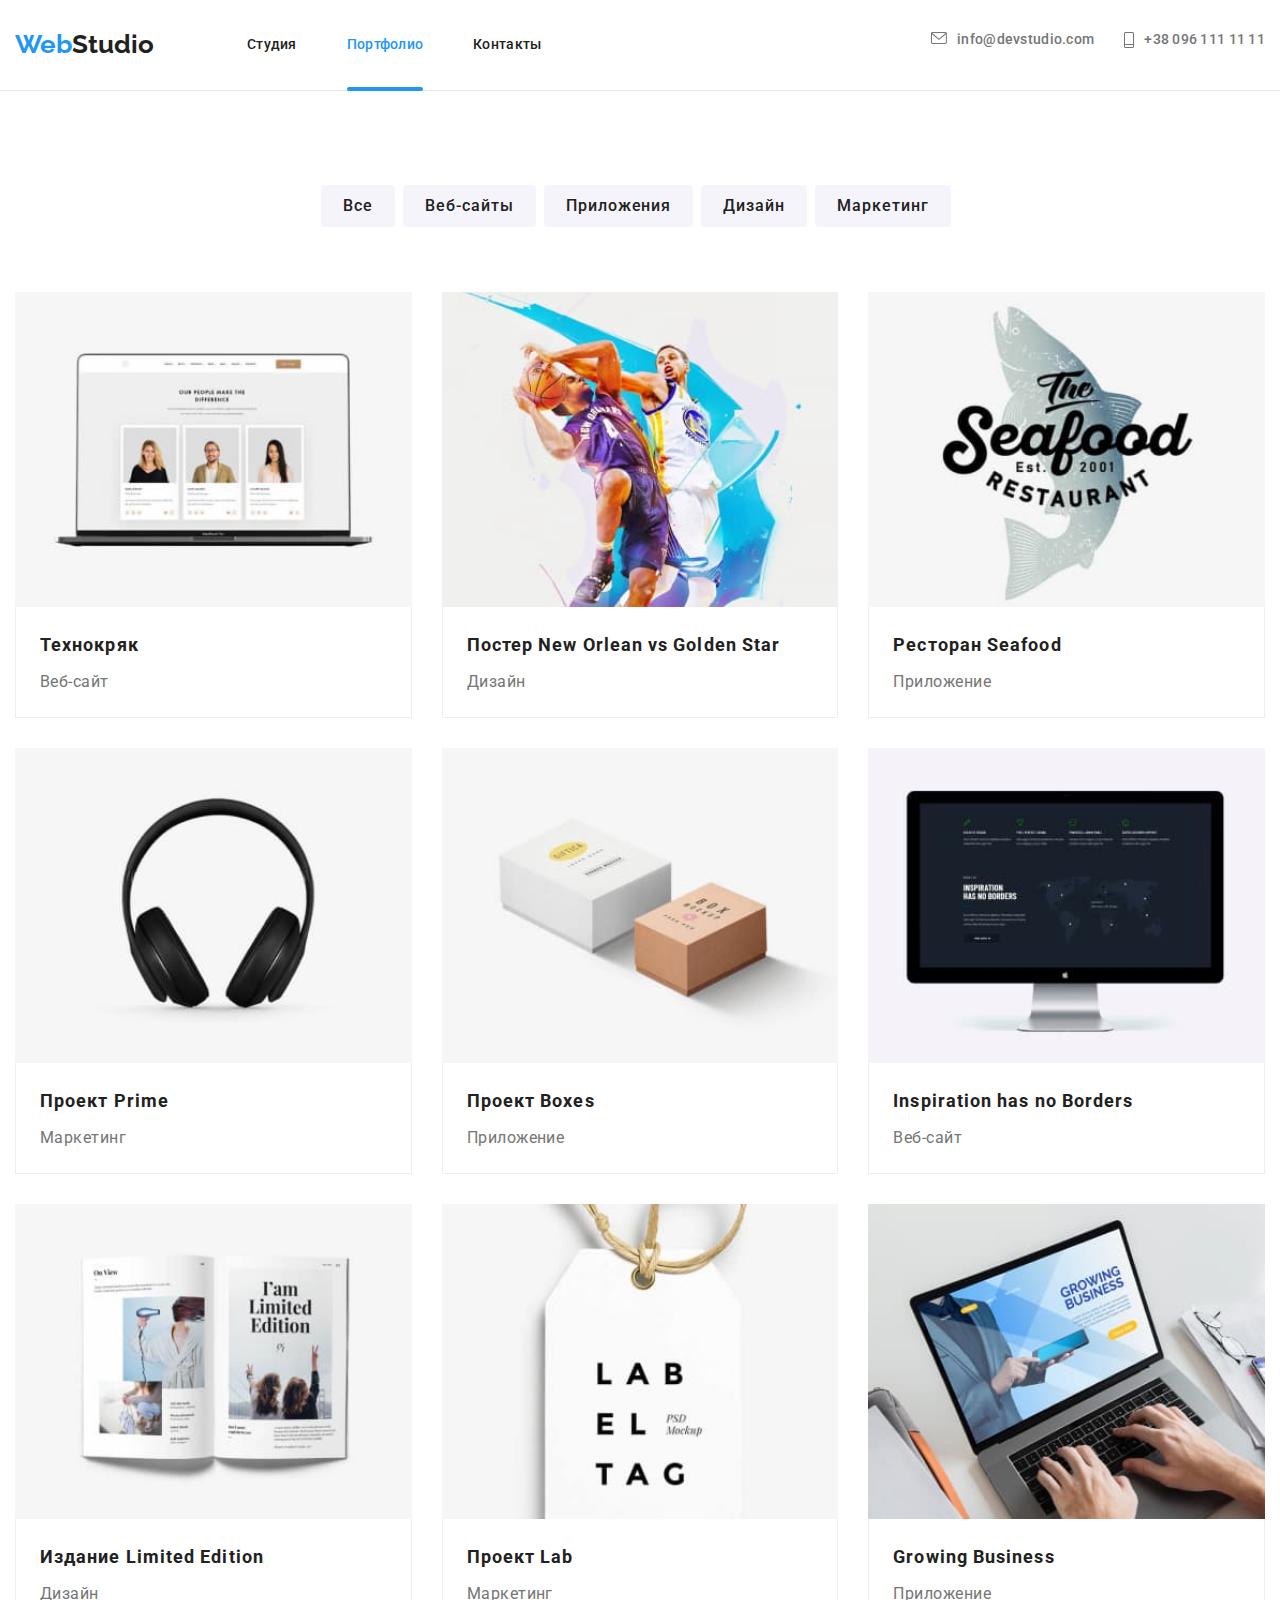
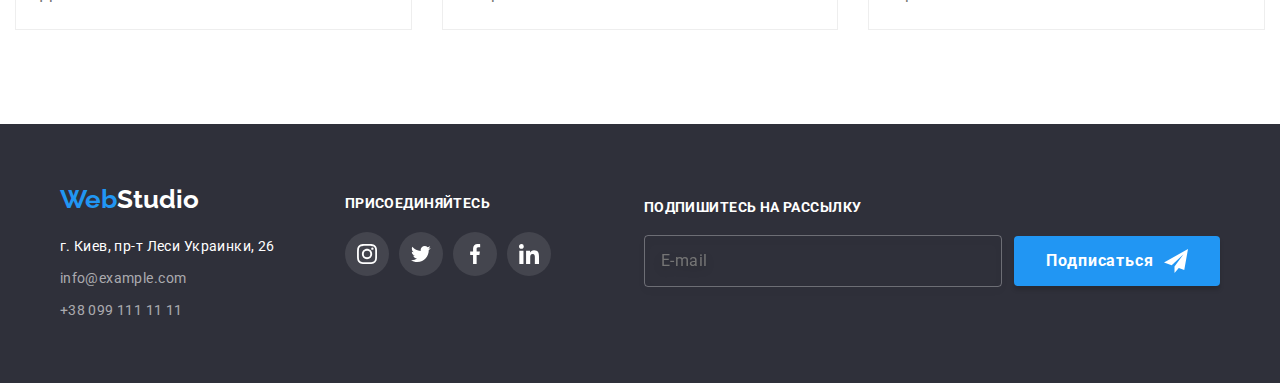
<file: portfolio.html>
<!DOCTYPE html>
<html lang="ru">
  <head>
    <meta charset="UTF-8" />
    <meta http-equiv="X-UA-Compatible" content="IE=edge" />
    <meta name="viewport" content="width=device-width, initial-scale=1.0" />
    <title>Portfolio</title>
    <link
      rel="stylesheet"
      href="https://cdnjs.cloudflare.com/ajax/libs/modern-normalize/1.1.0/modern-normalize.min.css"
    />

    <link
      href="https://fonts.googleapis.com/css2?family=Raleway:wght@700&family=Roboto:wght@400;500;700;900&display=swap"
      rel="stylesheet"
    />
    <link rel="stylesheet" href="./css/main.min.css" />
  </head>
  <body>
    <header class="header">
      <div class="container">
        <nav class="header-line">
          <a href="./index.html" class="logo-color"
            >Web<span class="header-logo">Studio</span></a
          >

          <ul class="site-nav list">
            <li class="site-nav__item">
              <a class="site-nav__link" href="./index.html">Студия</a>
            </li>
            <li class="site-nav__item">
              <a class="site-nav__link current" href="">Портфолио</a>
            </li>
            <li class="site-nav__item">
              <a class="site-nav__link" href="">Контакты</a>
            </li>
          </ul>
        </nav>

        <ul class="contacts list">
          <li class="contacts__item">
            <a href="mailto:info@devstudio.com" class="contacts__link"
              ><svg class="contacts__icon" width="16" height="12">
                <use href="./images/icons.svg#icon-envelope"></use></svg
              >info@devstudio.com</a
            >
          </li>
          <li class="contacts__item">
            <a href="tel:+380961111111" class="contacts__link"
              ><svg class="contacts__icon" width="10" height="16">
                <use href="./images/icons.svg#icon-Vector"></use>
              </svg>
              +38 096 111 11 11</a
            >
          </li>
        </ul>
      </div>
    </header>

    <main>
      <section class="main-container">
        <div class="container">
          <ul class="buttons__list list">
            <li class="btn">
              <button type="button" class="btn__portfolio">Все</button>
            </li>
            <li class="btn">
              <button type="button" class="btn__portfolio">Веб-сайты</button>
            </li>
            <li class="btn">
              <button type="button" class="btn__portfolio">Приложения</button>
            </li>
            <li class="btn">
              <button type="button" class="btn__portfolio">Дизайн</button>
            </li>
            <li class="btn">
              <button type="button" class="btn__portfolio">Маркетинг</button>
            </li>
          </ul>
          <ul class="projects list">
            <li class="projects__item">
              <a href="" class="projects__link">
                <div class="projects__wrapper">
                  <picture>
                    <source
                      srcset="
                        ./images/desktop/portfolio1.webp    1x,
                        ./images/desktop/portfolio1@2x.webp 2x
                      "
                      media="(min-width:1200px)"
                      type="image/web"
                    />
                    <source
                      srcset="
                        ./images/desktop/portfolio1.jpg    1x,
                        ./images/desktop/portfolio1@2x.jpg 2x
                      "
                      media="(min-width:1200px)"
                    />
                    <source
                      srcset="
                        ./images/tablet/portfolio1.webp    1x,
                        ./images/tablet/portfolio1@2x.webp 2x
                      "
                      media="(min-width:768px)"
                      type="image/web"
                    />
                    <source
                      srcset="
                        ./images/tablet/portfolio1.jpg    1x,
                        ./images/tablet/portfolio1@2x.jpg 2x
                      "
                      media="(min-width:768px)"
                    />
                    <source
                      srcset="
                        ./images/mobile/portfolio1.webp 1x,
                        ./images/mobile/portfolio1.webp 2x
                      "
                      media="(min-width:280px)"
                      type="image/web"
                    />
                    <source
                      srcset="
                        ./images/mobile/portfolio1.jpg    1x,
                        ./images/mobile/portfolio1@2x.jpg 2x
                      "
                      media="(min-width:280px)"
                    />
                    <img src="#" alt="Веб-сайт на ноутбуке" />
                  </picture>
                  <p class="card__description">
                    Технокряк это современная площадка распространения
                    коронавируса. Компании используют эту платформу для
                    цифрового шпионажа и атак на защищённые сервера конкурентов.
                  </p>
                </div>
                <div class="card-set">
                  <h3 class="card-set__item">Технокряк</h3>
                  <p class="card-set__text">Веб-сайт</p>
                </div>
              </a>
            </li>
            <li class="projects__item">
              <a href="" class="projects__link">
                <div class="projects__wrapper">
                  <picture>
                    <source
                      srcset="
                        ./images/desktop/portfolio2.webp    1x,
                        ./images/desktop/portfolio2@2x.webp 2x
                      "
                      media="(min-width:1200px)"
                      type="image/web"
                    />
                    <source
                      srcset="
                        ./images/desktop/portfolio2.jpg    1x,
                        ./images/desktop/portfolio2@2x.jpg 2x
                      "
                      media="(min-width:1200px)"
                    />
                    <source
                      srcset="
                        ./images/tablet/portfolio2.webp    1x,
                        ./images/tablet/portfolio2@2x.webp 2x
                      "
                      media="(min-width:768px)"
                      type="image/web"
                    />
                    <source
                      srcset="
                        ./images/tablet/portfolio2.jpg    1x,
                        ./images/tablet/portfolio2@2x.jpg 2x
                      "
                      media="(min-width:768px)"
                    />
                    <source
                      srcset="
                        ./images/mobile/portfolio2.webp 1x,
                        ./images/mobile/portfolio2.webp 2x
                      "
                      media="(min-width:280px)"
                      type="image/web"
                    />
                    <source
                      srcset="
                        ./images/mobile/portfolio2.jpg    1x,
                        ./images/mobile/portfolio2@2x.jpg 2x
                      "
                      media="(min-width:280px)"
                    />
                    <img src="#" alt="Два баскетболиста" />
                  </picture>
                  <p class="card__description">
                    Технокряк это современная площадка распространения
                    коронавируса. Компании используют эту платформу для
                    цифрового шпионажа и атак на защищённые сервера конкурентов.
                  </p>
                </div>
                <div class="card-set">
                  <h3 class="card-set__item">
                    Постер New Orlean vs Golden Star
                  </h3>
                  <p class="card-set__text">Дизайн</p>
                </div>
              </a>
            </li>
            <li class="projects__item">
              <a href="" class="projects__link">
                <div class="projects__wrapper">
                  <picture>
                    <source
                      srcset="
                        ./images/desktop/portfolio3.webp    1x,
                        ./images/desktop/portfolio3@2x.webp 2x
                      "
                      media="(min-width:1200px)"
                      type="image/web"
                    />
                    <source
                      srcset="
                        ./images/desktop/portfolio3.jpg    1x,
                        ./images/desktop/portfolio3@2x.jpg 2x
                      "
                      media="(min-width:1200px)"
                    />
                    <source
                      srcset="
                        ./images/tablet/portfolio3.webp    1x,
                        ./images/tablet/portfolio3@2x.webp 2x
                      "
                      media="(min-width:768px)"
                      type="image/web"
                    />
                    <source
                      srcset="
                        ./images/tablet/portfolio3.jpg    1x,
                        ./images/tablet/portfolio3@2x.jpg 2x
                      "
                      media="(min-width:768px)"
                    />
                    <source
                      srcset="
                        ./images/mobile/portfolio3.webp 1x,
                        ./images/mobile/portfolio3.webp 2x
                      "
                      media="(min-width:280px)"
                      type="image/web"
                    />
                    <source
                      srcset="
                        ./images/mobile/portfolio3.jpg    1x,
                        ./images/mobile/portfolio3@2x.jpg 2x
                      "
                      media="(min-width:280px)"
                    />
                    <img src="#" alt="Ресторан Дары моря" />
                  </picture>
                  <p class="card__description">
                    Технокряк это современная площадка распространения
                    коронавируса. Компании используют эту платформу для
                    цифрового шпионажа и атак на защищённые сервера конкурентов.
                  </p>
                </div>
                <div class="card-set">
                  <h3 class="card-set__item">Ресторан Seafood</h3>
                  <p class="card-set__text">Приложение</p>
                </div>
              </a>
            </li>
            <li class="projects__item">
              <a href="" class="projects__link">
                <div class="projects__wrapper">
                  <picture>
                    <source
                      srcset="
                        ./images/desktop/portfolio4.webp    1x,
                        ./images/desktop/portfolio4@2x.webp 2x
                      "
                      media="(min-width:1200px)"
                      type="image/web"
                    />
                    <source
                      srcset="
                        ./images/desktop/portfolio4.jpg    1x,
                        ./images/desktop/portfolio4@2x.jpg 2x
                      "
                      media="(min-width:1200px)"
                    />
                    <source
                      srcset="
                        ./images/tablet/portfolio4.webp    1x,
                        ./images/tablet/portfolio4@2x.webp 2x
                      "
                      media="(min-width:768px)"
                      type="image/web"
                    />
                    <source
                      srcset="
                        ./images/tablet/portfolio4.jpg    1x,
                        ./images/tablet/portfolio4@2x.jpg 2x
                      "
                      media="(min-width:768px)"
                    />
                    <source
                      srcset="
                        ./images/mobile/portfolio4.webp 1x,
                        ./images/mobile/portfolio4.webp 2x
                      "
                      media="(min-width:280px)"
                      type="image/web"
                    />
                    <source
                      srcset="
                        ./images/mobile/portfolio4.jpg    1x,
                        ./images/mobile/portfolio4@2x.jpg 2x
                      "
                      media="(min-width:280px)"
                    />
                    <img src="#" alt="Наушники" />
                  </picture>
                  <p class="card__description">
                    Технокряк это современная площадка распространения
                    коронавируса. Компании используют эту платформу для
                    цифрового шпионажа и атак на защищённые сервера конкурентов.
                  </p>
                </div>
                <div class="card-set">
                  <h3 class="card-set__item">Проект Prime</h3>
                  <p class="card-set__text">Маркетинг</p>
                </div>
              </a>
            </li>
            <li class="projects__item">
              <a href="" class="projects__link">
                <div class="projects__wrapper">
                  <picture>
                    <source
                      srcset="
                        ./images/desktop/portfolio5.webp    1x,
                        ./images/desktop/portfolio5@2x.webp 2x
                      "
                      media="(min-width:1200px)"
                      type="image/web"
                    />
                    <source
                      srcset="
                        ./images/desktop/portfolio5.jpg    1x,
                        ./images/desktop/portfolio5@2x.jpg 2x
                      "
                      media="(min-width:1200px)"
                    />
                    <source
                      srcset="
                        ./images/tablet/portfolio5.webp    1x,
                        ./images/tablet/portfolio5@2x.webp 2x
                      "
                      media="(min-width:768px)"
                      type="image/web"
                    />
                    <source
                      srcset="
                        ./images/tablet/portfolio5.jpg    1x,
                        ./images/tablet/portfolio5@2x.jpg 2x
                      "
                      media="(min-width:768px)"
                    />
                    <source
                      srcset="
                        ./images/mobile/portfolio5.webp 1x,
                        ./images/mobile/portfolio5.webp 2x
                      "
                      media="(min-width:280px)"
                      type="image/web"
                    />
                    <source
                      srcset="
                        ./images/mobile/portfolio5.jpg    1x,
                        ./images/mobile/portfolio5@2x.jpg 2x
                      "
                      media="(min-width:280px)"
                    />
                    <img src="#" alt="Две коробки" />
                  </picture>
                  <p class="card__description">
                    Технокряк это современная площадка распространения
                    коронавируса. Компании используют эту платформу для
                    цифрового шпионажа и атак на защищённые сервера конкурентов.
                  </p>
                </div>
                <div class="card-set">
                  <h3 class="card-set__item">Проект Boxes</h3>
                  <p class="card-set__text">Приложение</p>
                </div>
              </a>
            </li>
            <li class="projects__item">
              <a href="" class="projects__link">
                <div class="projects__wrapper">
                  <picture>
                    <source
                      srcset="
                        ./images/desktop/portfolio6.webp    1x,
                        ./images/desktop/portfolio6@2x.webp 2x
                      "
                      media="(min-width:1200px)"
                      type="image/web"
                    />
                    <source
                      srcset="
                        ./images/desktop/portfolio6.jpg    1x,
                        ./images/desktop/portfolio6@2x.jpg 2x
                      "
                      media="(min-width:1200px)"
                    />
                    <source
                      srcset="
                        ./images/tablet/portfolio6.webp    1x,
                        ./images/tablet/portfolio6@2x.webp 2x
                      "
                      media="(min-width:768px)"
                      type="image/web"
                    />
                    <source
                      srcset="
                        ./images/tablet/portfolio6.jpg    1x,
                        ./images/tablet/portfolio6@2x.jpg 2x
                      "
                      media="(min-width:768px)"
                    />
                    <source
                      srcset="
                        ./images/mobile/portfolio6.webp 1x,
                        ./images/mobile/portfolio6.webp 2x
                      "
                      media="(min-width:280px)"
                      type="image/web"
                    />
                    <source
                      srcset="
                        ./images/mobile/portfolio6.jpg    1x,
                        ./images/mobile/portfolio6@2x.jpg 2x
                      "
                      media="(min-width:280px)"
                    />
                    <img src="#" alt="Монитор" />
                  </picture>
                  <p class="card__description">
                    Технокряк это современная площадка распространения
                    коронавируса. Компании используют эту платформу для
                    цифрового шпионажа и атак на защищённые сервера конкурентов.
                  </p>
                </div>
              </a>
              <div class="card-set">
                <h3 class="card-set__item">Inspiration has no Borders</h3>
                <p class="card-set__text">Веб-сайт</p>
              </div>
            </li>
            <li class="projects__item">
              <a href="" class="projects__link">
                <div class="projects__wrapper">
                  <picture>
                    <source
                      srcset="
                        ./images/desktop/portfolio7.webp    1x,
                        ./images/desktop/portfolio7@2x.webp 2x
                      "
                      media="(min-width:1200px)"
                      type="image/web"
                    />
                    <source
                      srcset="
                        ./images/desktop/portfolio7.jpg    1x,
                        ./images/desktop/portfolio7@2x.jpg 2x
                      "
                      media="(min-width:1200px)"
                    />
                    <source
                      srcset="
                        ./images/tablet/portfolio7.webp    1x,
                        ./images/tablet/portfolio7@2x.webp 2x
                      "
                      media="(min-width:768px)"
                      type="image/web"
                    />
                    <source
                      srcset="
                        ./images/tablet/portfolio7.jpg    1x,
                        ./images/tablet/portfolio7@2x.jpg 2x
                      "
                      media="(min-width:768px)"
                    />
                    <source
                      srcset="
                        ./images/mobile/portfolio7.webp 1x,
                        ./images/mobile/portfolio7.webp 2x
                      "
                      media="(min-width:280px)"
                      type="image/web"
                    />
                    <source
                      srcset="
                        ./images/mobile/portfolio7.jpg    1x,
                        ./images/mobile/portfolio7@2x.jpg 2x
                      "
                      media="(min-width:280px)"
                    />
                    <img src="#" alt="Открытая книга" />
                  </picture>
                  <p class="card__description">
                    Технокряк это современная площадка распространения
                    коронавируса. Компании используют эту платформу для
                    цифрового шпионажа и атак на защищённые сервера конкурентов.
                  </p>
                </div>
                <div class="card-set">
                  <h3 class="card-set__item">Издание Limited Edition</h3>
                  <p class="card-set__text">Дизайн</p>
                </div>
              </a>
            </li>
            <li class="projects__item">
              <a href="" class="projects__link">
                <div class="projects__wrapper">
                  <picture>
                    <source
                      srcset="
                        ./images/desktop/portfolio8.webp    1x,
                        ./images/desktop/portfolio8@2x.webp 2x
                      "
                      media="(min-width:1200px)"
                      type="image/web"
                    />
                    <source
                      srcset="
                        ./images/desktop/portfolio8.jpg    1x,
                        ./images/desktop/portfolio8@2x.jpg 2x
                      "
                      media="(min-width:1200px)"
                    />
                    <source
                      srcset="
                        ./images/tablet/portfolio8.webp    1x,
                        ./images/tablet/portfolio8@2x.webp 2x
                      "
                      media="(min-width:768px)"
                      type="image/web"
                    />
                    <source
                      srcset="
                        ./images/tablet/portfolio8.jpg    1x,
                        ./images/tablet/portfolio8@2x.jpg 2x
                      "
                      media="(min-width:768px)"
                    />
                    <source
                      srcset="
                        ./images/mobile/portfolio8.webp 1x,
                        ./images/mobile/portfolio8.webp 2x
                      "
                      media="(min-width:280px)"
                      type="image/web"
                    />
                    <source
                      srcset="
                        ./images/mobile/portfolio8.jpg    1x,
                        ./images/mobile/portfolio8@2x.jpg 2x
                      "
                      media="(min-width:280px)"
                    />

                    <img src="#" alt="Бирка с буквaми" />
                  </picture>
                  <p class="card__description">
                    Технокряк это современная площадка распространения
                    коронавируса. Компании используют эту платформу для
                    цифрового шпионажа и атак на защищённые сервера конкурентов.
                  </p>
                </div>
                <div class="card-set">
                  <h3 class="card-set__item">Проект Lab</h3>
                  <p class="card-set__text">Маркетинг</p>
                </div>
              </a>
            </li>
            <li class="projects__item">
              <a href="" class="projects__link">
                <div class="projects__wrapper">
                  <picture>
                    <source
                      srcset="
                        ./images/desktop/portfolio9.webp    1x,
                        ./images/desktop/portfolio9@2x.webp 2x
                      "
                      media="(min-width:1200px)"
                      type="image/web"
                    />
                    <source
                      srcset="
                        ./images/desktop/portfolio9.jpg    1x,
                        ./images/desktop/portfolio9@2x.jpg 2x
                      "
                      media="(min-width:1200px)"
                    />
                    <source
                      srcset="
                        ./images/tablet/portfolio9.webp    1x,
                        ./images/tablet/portfolio9@2x.webp 2x
                      "
                      media="(min-width:768px)"
                      type="image/web"
                    />
                    <source
                      srcset="
                        ./images/tablet/portfolio9.jpg    1x,
                        ./images/tablet/portfolio9@2x.jpg 2x
                      "
                      media="(min-width:768px)"
                    />
                    <source
                      srcset="
                        ./images/mobile/portfolio9.webp 1x,
                        ./images/mobile/portfolio9.webp 2x
                      "
                      media="(min-width:280px)"
                      type="image/web"
                    />
                    <source
                      srcset="
                        ./images/mobile/portfolio9.jpg    1x,
                        ./images/mobile/portfolio9@2x.jpg 2x
                      "
                      media="(min-width:280px)"
                    />
                    <img src="#" alt="Человек за компьютером" />
                  </picture>
                  <p class="card__description">
                    Технокряк это современная площадка распространения
                    коронавируса. Компании используют эту платформу для
                    цифрового шпионажа и атак на защищённые сервера конкурентов.
                  </p>
                </div>
                <div class="card-set">
                  <h3 class="card-set__item">Growing Business</h3>
                  <p class="card-set__text">Приложение</p>
                </div>
              </a>
            </li>
          </ul>
        </div>
      </section>
    </main>

    <footer class="footer__page footer">
      <div class="container-footer container">
        <div class="container-footer__tablet">
          <div class="footer__adress-wrapper">
            <a href="./index.html" class="footer__logo"
              >Web<span class="footer__logo-color">Studio</span></a
            >
            <address class="address">
              <ul class="adress__list list">
                <li class="adress__el">
                  <a class="adress__link link" href=""
                    >г. Киев, пр-т Леси Украинки, 26</a
                  >
                </li>
                <li class="adress__el">
                  <a
                    class="adress__contacts-link link"
                    href="mailto:info@example.com"
                    >info@example.com</a
                  >
                </li>
                <li class="adress__el">
                  <a class="adress__contacts-link" href="tel:+380991111111"
                    >+38 099 111 11 11</a
                  >
                </li>
              </ul>
            </address>
          </div>
          <div class="footer__social-wrapper">
            <p class="footer__social-title">присоединяйтесь</p>
            <ul class="team__social-list list">
              <li class="team__social-list-el">
                <a
                  href="https://www.instagram.com/?hl=ru"
                  class="footer__social-link"
                >
                  <svg class="footer__social-icon">
                    <use href="./images/icons.svg#icon-instagram-2"></use>
                  </svg>
                </a>
              </li>
              <li class="team__social-list-el">
                <a
                  href="https://www.twitter.com/?hl=ru"
                  class="footer__social-link"
                >
                  <svg class="footer__social-icon">
                    <use href="./images/icons.svg#icon-p"></use>
                  </svg>
                </a>
              </li>
              <li class="team__social-list-el">
                <a
                  href="https://www.facebook.com/?hl=ru"
                  class="footer__social-link"
                >
                  <svg class="footer__social-icon">
                    <use href="./images/icons.svg#icon-facebook-1"></use>
                  </svg>
                </a>
              </li>
              <li class="team__social-list-el">
                <a
                  href="https://www.linkedin.com/?hl=ru"
                  class="footer__social-link"
                >
                  <svg class="footer__social-icon">
                    <use href="./images/icons.svg#icon-linkedin-1"></use>
                  </svg>
                </a>
              </li>
            </ul>
          </div>
        </div>
        <div class="email-holder">
          <p class="email-holder__title">Подпишитесь на рассылку</p>
          <form class="footer-form">
            <label for="email"></label>
            <div class="footer-flex">
              <input
                class="email-holder__text"
                type="email"
                name="email"
                id="email"
                placeholder="E-mail"
              />
              <button type="submit" class="hero__btn footer__btn">
                Подписаться
                <svg class="icon-send" width="24" height="24">
                  <use href="./images/icons.svg#icon-icon-send"></use>
                </svg>
              </button>
            </div>
          </form>
        </div>
      </div>
    </footer>
  </body>
</html>
</file>
<file: css/main.min.css>
body{background-color:#ffffff;color:var(--primary-text-color);font-family:Roboto, sans-serif}*{box-sizing:border-box}img{display:block;width:100%;height:auto}.list{list-style:none}p,h1,h2,h3,h4,h5,h6{margin-top:0;margin-bottom:0}ul{margin:0;padding-left:0}a{text-decoration:none}.container{padding:0 15px;margin:0 auto}:root{--primary-text-color: #212121;--secondary-text-color: #757575;--white-color: #ffffff;--accent-color: #2196f3;--bord-color: #2f303a;--bg-color-team: #f5f4fa;--footer-color: rgba(255, 255, 255, 0.6);--footer-social: rgba(255, 255, 255, 0.1)}.visually-hidden{position:absolute;width:1px;height:1px;margin:-1px;border:0;padding:0;white-space:nowrap;clip-path:inset(100%);clip:rect(0 0 0 0);overflow:hidden}.hero{padding:118px 0;margin-left:auto;margin-right:auto;max-width:1600px;min-height:400px;background-color:var(--bord-color);background-image:linear-gradient(to right, rgba(47,48,58,0.4), rgba(47,48,58,0.4)),url(../images/mobile/imghero.jpg);background-position:center;background-size:cover;background-repeat:no-repeat;text-align:center;align-items:center}@media screen and (min-device-pixel-ratio: 2) and (max-width: 767px), (min-resolution: 192dpi) and (max-width: 767px), (min-resolution: 2dppx) and (max-width: 767px){.hero{background-image:linear-gradient(rgba(47,48,58,0.4), rgba(47,48,58,0.4)),url(../images/mobile/imghero@2x.jpg)}}@media screen and (min-width: 768px){.hero{background-image:linear-gradient(rgba(47,48,58,0.4), rgba(47,48,58,0.4)),url(../images/tablet/imghero.jpg)}}@media screen and (min-width: 768px) and (min-device-pixel-ratio: 2), (min-resolution: 192dpi) and (min-width: 768px), (min-resolution: 2dppx) and (min-width: 768px){.hero{background-image:linear-gradient(rgba(47,48,58,0.4), rgba(47,48,58,0.4)),url(../images/tablet/imghero@2x.jpg)}}@media screen and (min-width: 1200px){.hero{min-height:600px;padding-top:200px;padding-bottom:200px;background-image:linear-gradient(rgba(47,48,58,0.4), rgba(47,48,58,0.4)),url(../images/desktop/imghero.jpg)}}@media screen and (min-width: 1200px) and (min-device-pixel-ratio: 2), (min-resolution: 192dpi) and (min-width: 1200px), (min-resolution: 2dppx) and (min-width: 1200px){.hero{background-image:linear-gradient(rgba(47,48,58,0.4), rgba(47,48,58,0.4)),url(../images/desktop/imghero@2x.jpg)}}.hero__title{margin:0 auto 30px auto;max-width:360px;font-weight:900;font-size:26px;line-height:1.61;text-align:center;letter-spacing:0.06em;text-transform:uppercase;color:var(--white-color)}@media screen and (min-width: 1200px){.hero__title{min-width:696px;font-size:44px;line-height:1.36}}button{padding:10px 32px;font-family:Roboto, sans-serif;font-weight:bold;font-size:16px;line-height:1.87;align-items:center;text-align:center;letter-spacing:0.06em;color:#ffffff;background-color:var(--accent-color);cursor:pointer;border-radius:4px;box-shadow:0px 4px 4px rgba(0,0,0,0.15)}button:hover,button:focus{background-color:var(--accent-color)}.hero__btn{padding:10px 32px;text-align:center;display:block;margin-left:auto;margin-right:auto;border:none;justify-content:center}@keyframes rotateY{0%{transform:perspective(400px) rotateY(60deg)}100%{transform:perspective(400px) rotateY(-60deg)}}.header{padding:16px 0;position:relative;border-bottom:1px solid #e5e5e5}@media screen and (min-width: 768px){.header{padding:0}}.header .container{display:flex;justify-content:space-between;align-items:center}.header-logo{display:block;font-family:Raleway, sans-serif;font-weight:700;font-size:24px;line-height:1.2;color:var(--primary-text-color)}@media screen and (min-width: 1200px){.header-logo{font-size:26px}}.logo-color{display:block;font-family:Raleway, sans-serif;font-weight:700;font-size:24px;line-height:1.2;color:var(--accent-color);display:flex;margin-right:93px;animation:rotateY 3000ms infinite alternate backwards ease-in-out 1000ms}@media screen and (min-width: 768px){.logo-color{margin-right:88px}}@media screen and (min-width: 1200px){.logo-color{margin-right:93px;line-height:1.19;font-size:26px}}.header-line{display:flex;align-content:center;align-items:center}@media screen and (min-width: 768px){.header-line{display:flex;align-items:center}}.site-nav{display:flex;align-items:center}@media screen and (min-width: 320px) and (max-width: 767px){.site-nav{display:none}}.site-nav__item:not(:last-child){margin-right:50px}.site-nav__link{font-weight:500;font-size:14px;line-height:1.14;letter-spacing:0.02em;color:var(--primary-text-color);display:block;text-decoration:none;transition-property:color;transition-duration:250ms;transition-timing-function:cubic-bezier(0.4, 0, 0.2, 1)}.site-nav__link:hover,.site-nav__link:focus{color:var(--accent-color)}.site-nav__link.current{color:var(--accent-color);position:relative}@media screen and (min-width: 768px){.site-nav__link.current::after{content:"";display:block;position:absolute;width:100%;height:4px;background-color:var(--accent-color);border-radius:2px;bottom:-27px;left:0}}@media screen and (min-width: 768px) and (min-width: 1200px){.site-nav__link.current::after{bottom:-38px}}@media screen and (min-width: 320px) and (max-width: 767px){.contacts{display:none}}@media screen and (min-width: 768px){.contacts{display:flex;flex-direction:column;justify-content:space-between;padding:14px 0}}@media screen and (min-width: 1200px){.contacts{flex-direction:row;padding:0}}.contacts__item{align-items:center;text-align:center;justify-content:space-between}.site-contacts__link{align-items:center}@media screen and (min-width: 768px){.contacts__item:not(:last-child){margin-right:30px;margin-bottom:10px}}.contacts .contacts__link{font-weight:500;font-size:12px;line-height:1.14;letter-spacing:0.02em;color:var(--secondary-text-color);display:flex;align-content:center;transition-duration:250ms;transition-timing-function:cubic-bezier(0.4, 0, 0.2, 1)}@media screen and (min-width: 1200px){.contacts .contacts__link{font-size:14px;padding:32px 0}}.contacts__link:hover,.contacts__link:focus{color:var(--accent-color)}.contacts__link:hover .contacts__icon,.contacts__link:focus .contacts__icon{fill:var(--accent-color)}.contacts__link:hover .contacts__icon,.contacts__link:focus .contacts__icon{fill:var(--accent-color)}.contacts__icon{margin-right:10px;fill:var(--secondary-text-color)}.header__mobile-button{line-height:0;background-color:transparent;border:none;padding:10px 0}@media screen and (min-width: 767px){.header__mobile-button{display:none}}.header__icon-button{width:40px;height:40px;padding:12px 8px;margin:0;transition:fill 250ms cubic-bezier(0.4, 0, 0.2, 1)}.header__mobile-button:hover .header__icon-button,.header__mobile-button:focus .header__icon-button{fill:var(--accent-color)}.features{padding:60px 0}@media screen and (min-width: 1200px){.features{padding:94px 0}}@media screen and (min-width: 768px){.features__list{display:flex;flex-wrap:wrap;margin-left:-30px;margin-top:-30px}}@media screen and (min-width: 768px){.features__el{width:calc((100% - 2 * 30px) / 2);margin-left:30px;margin-top:30px}}@media screen and (min-width: 1200px){.features__el{width:calc((100% - 2 * 60px) / 4)}}.features__icon-box{border-radius:4px;display:flex;justify-content:center;align-items:center;padding:25px 0;margin-bottom:30px;background-color:#f5f4fa}.features__icon{width:70px;height:70px}.features__title{margin-bottom:10px;font-weight:700;font-size:14px;line-height:1.14;letter-spacing:0.03em;color:var(--primary-text-color);text-transform:uppercase;text-align:center}@media screen and (min-width: 768px){.features__title{text-align:left}}.features__text{font-weight:normal;font-size:14px;line-height:1.71;letter-spacing:0.03em;color:var(--secondary-text-color)}.work{padding-bottom:94px}.work__list{display:flex;justify-content:center}.work__el{display:flex;justify-content:center;align-items:center;position:relative}.work__img{position:relative}.work__title{font-weight:700;font-size:36px;line-height:1.16em;text-align:center;letter-spacing:0.03em;color:var(--primary-text-color);margin-bottom:50px}.work__el:not(:last-child){margin-right:30px}.work__text{position:absolute;display:flex;font-weight:700;font-size:14px;line-height:1.143;letter-spacing:0.03em;text-transform:uppercase;width:100%;height:70px;bottom:0;left:0;justify-content:center;align-items:center;color:var(--white-color);background:rgba(47,48,58,0.8)}@media screen and (max-width: 1199px){.work{display:none}}.team{padding:60px 0;margin:0 auto;background-color:var(--bg-color-team)}@media screen and (min-width: 1200px){.team{padding:94px 0}}.team__title{font-weight:700;font-size:28px;line-height:1.17;text-align:center;letter-spacing:0.03em;color:var(--primary-text-color);margin-bottom:30px}@media screen and (min-width: 1200px){.team__title{font-size:36px;margin-bottom:50px}}.team__name{font-weight:500;font-size:16px;line-height:1.18;letter-spacing:0.03em;text-align:center;color:var(--primary-text-color);margin-top:30px;margin-bottom:10px}.team__profession{font-weight:normal;font-size:16px;line-height:1.18;letter-spacing:0.03em;text-align:center;color:var(--secondary-text-color);margin-bottom:16px}.team__el{background-color:var(--white-color);max-width:450px;justify-content:center;align-items:center;box-shadow:0px 1px 3px rgba(0,0,0,0.12),0px 1px 1px rgba(0,0,0,0.14),0px 2px 1px rgba(0,0,0,0.2);border-radius:0px 0px 4px 4px}.team__el:not(:last-child){margin-bottom:30px}.team__list{justify-content:center}@media screen and (min-width: 768px){.team__list{display:flex;flex-wrap:wrap;margin:-15px}}@media screen and (min-width: 768px){.team__list .team__el{width:calc((100% - 4 * 15px) / 2);margin:15px}}@media screen and (min-width: 1200px){.team__list{flex-wrap:nowrap}}.team__social-list{display:flex;align-items:center;justify-content:center;list-style:none}.team__social-link{display:flex;margin-bottom:30px;width:44px;height:44px;background-color:var(--white-color);text-decoration:none;border-radius:50%;justify-content:center;align-items:center;transition-property:background-color;transition-duration:250ms;transition-timing-function:cubic-bezier(0.4, 0, 0.2, 1)}.team__social-link:hover,.team__social-link:focus,.team__social-link:hover .team__social-icon,.team__social-link:focus .team__social-icon{fill:var(--white-color);background-color:var(--accent-color)}.team__social-list-el:not(:last-child){margin-right:10px}.team__social-icon{width:20px;height:20px;fill:#afb1b8;transition-property:color;transition-duration:250ms;transition-timing-function:cubic-bezier(0.4, 0, 0.2, 1)}.clients__list{list-style:none;text-decoration:none;justify-content:center;display:flex;flex-wrap:wrap;margin-top:-30px;margin-left:-30px}@media screen and (min-width: 1200px){.clients__list{flex-wrap:nowrap;justify-content:center}}.clients{padding:60px 0}@media screen and (min-width: 1200px){.clients{padding:94px 0}}.clients__el{width:calc((100% - 4 * 15px) / 2);margin-top:30px;margin-left:30px}@media screen and (min-width: 768px){.clients__el{width:calc((100% - 6 * 15px) / 3);margin-top:30px;margin-left:30px}}.clients__title{font-weight:700;font-size:28px;line-height:1.17;text-align:center;letter-spacing:0.03em;color:var(--primary-text-color);margin-bottom:30px}@media screen and (min-width: 1200px){.clients__title{margin-bottom:50px;font-size:36px}}.clients__link{display:flex;justify-content:center;align-items:center;padding:7px 10px;border:1px solid #afb1b8;border-radius:4px;transition-duration:250ms;transition-timing-function:cubic-bezier(0.4, 0, 0.2, 1)}.clients__link:focus,.clients__link:hover{border:1px solid var(--accent-color);background-color:var(--white-color)}.clients__icon{fill:#afb1b8;width:106px;height:60px}.clients__link:focus .clients__icon,.clients__link:hover .clients__icon{fill:var(--accent-color)}footer{padding:60px 0;background-color:var(--bord-color)}.container-footer{align-items:center;justify-content:center}@media screen and (min-width: 1200px){.container-footer{margin:0;display:flex;text-align:left;justify-content:center}}@media screen and (min-width: 768px){.container-footer__tablet{display:flex;justify-content:space-between;align-items:center;padding-left:76px;padding-right:89px;margin-bottom:60px}}@media screen and (min-width: 1200px){.container-footer__tablet{display:flex;align-items:baseline;margin-bottom:0;padding-right:0;padding-left:0}}.footer__adress-wrapper{margin:0 auto;text-align:center;justify-content:center}@media screen and (min-width: 768px){.footer__adress-wrapper{margin:0}}@media screen and (min-width: 1200px){.footer__adress-wrapper{text-align:left}}.footer__logo{font-family:Raleway, sans-serif;font-weight:700;font-size:26px;line-height:1.2;color:var(--accent-color);display:inline-block;margin-bottom:20px}.footer__logo-color{font-weight:bold;color:var(--white-color)}address{display:block;text-align:center}@media screen and (min-width: 1200px){address{text-align:left}}.adress__link{font-style:normal;font-weight:normal;font-size:14px;line-height:1.7;letter-spacing:0.03em;color:var(--white-color);display:block;margin:0}.adress__el:not(:last-child){margin-bottom:8px}.adress__contacts-link{display:block;font-style:normal;font-weight:400;font-size:14px;line-height:1.7em;letter-spacing:0.03em;color:var(--footer-color);text-decoration:none;margin:0}.adress__contacts-link:focus,.adress__contacts-link:hover{color:var(--accent-color)}.footer__social-wrapper{justify-content:center;align-items:center;margin:60px 0}@media screen and (min-width: 768px){.footer__social-wrapper{margin:0}}@media screen and (min-width: 1200px){.footer__social-wrapper{margin:0 93px 0 70px}}.footer__social-wrapper .team__social-list{display:flex}.footer__social-title{font-weight:700;font-size:14px;line-height:1.14;letter-spacing:0.03em;text-transform:uppercase;color:var(--white-color);margin-bottom:20px;margin-top:auto;text-align:center}@media screen and (min-width: 1200px){.footer__social-title{text-align:left}}.footer__social-link{display:flex;margin-bottom:30px;width:44px;height:44px;background-color:var(--footer-social);text-decoration:none;border-radius:50%;justify-content:center;align-items:center;transition-duration:250ms;transition-timing-function:cubic-bezier(0.4, 0, 0.2, 1)}.footer__social-link:focus,.team__social-list-el:hover .footer__social-link,.team__social-list-el:focus .footer__social-link{background-color:var(--accent-color)}.footer__social-icon{width:20px;height:20px}.footer__social-link .footer__social-icon{fill:var(--white-color)}@media screen and (min-width: 1200px){.email-holder{flex-wrap:wrap;justify-content:baseline}}.email-holder__title{font-weight:bold;font-size:14px;line-height:1.143;letter-spacing:0.03em;text-transform:uppercase;text-align:center;color:var(--white-color)}@media screen and (min-width: 1200px){.email-holder__title{display:block;text-align:left}}.email-holder__text{display:block;width:100%;padding:15px 16px;margin:20px auto;font-weight:normal;font-size:16px;line-height:1.25;letter-spacing:0.03em;border:1px solid rgba(255,255,255,0.3);box-sizing:border-box;filter:drop-shadow(0px 4px 4px rgba(0,0,0,0.15));border-radius:4px;background-color:transparent;justify-content:center;align-items:center;color:var(--white-color);transition-duration:250ms;transition-timing-function:cubic-bezier(0.4, 0, 0.2, 1)}@media screen and (min-width: 768px){.email-holder__text{width:450px;align-items:center;justify-content:center}}@media screen and (min-width: 1200px){.email-holder__text{max-width:358px;margin-right:12px;display:flex;align-items:center;justify-content:center}}.email-holder__text:focus{outline:none;border:1px solid var(--accent-color)}.icon-send{margin-left:10px;fill:var(--white-color)}.footer__btn{margin-left:auto;margin-right:auto;display:flex;max-height:50px;justify-content:center;align-items:center}@media screen and (min-width: 1200px){.footer__btn{display:inline-flex}}@media screen and (min-width: 1200px){.footer-flex{display:flex;justify-content:center;align-items:center}}.main-container{padding:60px 0}@media screen and (min-width: 1200px){.main-container{padding:94px 0}}.buttons__list{display:flex;flex-wrap:wrap;margin-bottom:40px}@media screen and (min-width: 768px){.buttons__list{margin-bottom:30px;justify-content:center}}@media screen and (min-width: 1200px){.buttons__list{margin-bottom:50px}}.btn{margin-right:8px;margin-bottom:15px}.btn:hover,.btn:focus{box-shadow:0px 4px 4px rgba(0,0,0,0.25),0px 3px 1px rgba(0,0,0,0.01),0px 1px 2px rgba(0,0,0,0.08),0px 2px 2px rgba(0,0,0,0.12)}.buttons__list .btn:not(:last-child){margin-right:8px}.btn__portfolio{font-weight:500;padding:6px 22px;border:0px;color:var(--primary-text-color);background-color:var(--bg-color-team);box-shadow:none;transition-duration:250ms;transition-timing-function:cubic-bezier(0.4, 0, 0.2, 1)}.btn__portfolio:hover,.btn__portfolio:focus{color:var(--white-color);background-color:var(--accent-color);box-shadow:0px 4px 4px rgba(0,0,0,0.15)}.projects{display:flex;flex-wrap:wrap}@media screen and (min-width: 768px){.projects{display:flex;flex-wrap:wrap;margin-right:-30px;margin-bottom:-30px}}.projects__item:not(:last-child){margin-bottom:30px}@media screen and (min-width: 768px){.projects__item{margin-right:30px;margin-bottom:30px;flex-basis:calc((100% - 2 * 30px) / 2);transition-duration:250ms;transition-timing-function:cubic-bezier(0.4, 0, 0.2, 1)}}@media screen and (min-width: 768px) and (min-width: 1200px){.projects__item{margin-right:30px;margin-bottom:30px;flex-basis:calc((100% - 3 * 30px) / 3)}}.projects__item:focus,.projects__item:hover{box-shadow:0px 1px 1px rgba(0,0,0,0.12),0px 4px 4px rgba(0,0,0,0.06),1px 4px 6px rgba(0,0,0,0.16)}.projects__wrapper{position:relative;overflow:hidden}.card__description{display:flex;position:absolute;font-weight:400;width:100%;height:100%;font-size:18px;line-height:1.55;letter-spacing:0.03em;padding:63px 24px;top:0;left:0;overflow:auto;transform:translateY(100%);transition-duration:250ms;transition-timing-function:cubic-bezier(0.4, 0, 0.2, 1);color:#fff;background-color:rgba(33,150,243,0.9)}.projects__item:hover .card__description,.projects__item:focus .card__description{transform:translateY(0)}.card-set{padding:20px 24px;border:1px solid #eeeeee;border-top:0}.card-set__item{margin-top:0;margin-bottom:0;font-weight:700;font-size:18px;line-height:2;letter-spacing:0.06em;color:var(--primary-text-color)}.card-set__text{margin-top:4px;margin-bottom:0;font-weight:400;font-size:16px;line-height:1.87em;letter-spacing:0.03em;color:var(--secondary-text-color)}.backdrop{position:fixed;left:0;top:0;width:100%;height:100%;background:rgba(0,0,0,0.2);transition:opacity 250ms cubic-bezier(0.4, 0, 0.2, 1),visibility 250ms cubic-bezier(0.4, 0, 0.2, 1)}.modal-window{position:absolute;max-width:450px;max-height:609px;background:var(--white-color);box-shadow:0px 1px 3px rgba(0,0,0,0.12),0px 1px 1px rgba(0,0,0,0.14),0px 2px 1px rgba(0,0,0,0.2);border-radius:4px;padding:40px}@media screen and (min-width: 468px){.modal-window{min-width:450px;min-height:609px;left:50%;top:50%;transform:translate(-50%, -50%)}}@media screen and (min-width: 468px){.modal-window{min-width:528px;min-height:581px}}.close-button{display:flex;position:absolute;top:8px;right:8px;padding:0;width:30px;height:30px;background-color:var(--white-color);border:1px solid rgba(0,0,0,0.1);box-sizing:border-box;border-radius:50%;cursor:pointer;justify-content:center;align-items:center;box-shadow:none}.close-button:focus,.close-button:hover{fill:var(--accent-color)}.is-hidden{opacity:0;pointer-events:none;visibility:hidden}.form__contacts{display:flex;flex-direction:column}.form__text{font-weight:bold;font-size:20px;line-height:1.15;letter-spacing:0.03em;margin-bottom:12px;text-align:center;color:var(--primary-text-color)}.form__label{margin-bottom:10px;font-weight:400;font-size:12px;line-height:1.16;letter-spacing:0.01em;color:var(--secondary-text-color)}.form__wrapper{position:relative;display:block;margin-top:4px}.form__input{padding-left:40px;width:100%;height:40px;border:1px solid rgba(33,33,33,0.2);box-sizing:border-box;border-radius:4px}.form__input:focus{outline:none;border:1px solid var(--accent-color)}.form__icon{position:absolute;left:12px;top:50%;transform:translateY(-50%);transition-duration:250ms;transition-timing-function:cubic-bezier(0.4, 0, 0.2, 1)}.form__input:focus+.form__icon{fill:var(--accent-color)}.form__label-comment{margin-bottom:20px;font-size:12px;line-height:1.17;letter-spacing:0.01em;color:var(--secondary-text-color)}.form__comment{font-family:"Roboto" sans-serif;font-style:normal;height:120px;width:100%;line-height:1.16;letter-spacing:0.01em;padding:12px 16px;margin-top:4px;border:1px solid rgba(33,33,33,0.2);box-sizing:border-box;border-radius:4px;transition-property:border-color;transition-duration:250ms;transition-timing-function:cubic-bezier(0.4, 0, 0.2, 1);resize:none}.form__comment:focus{outline:none;border:1px solid var(--accent-color)}.form__comment:focus::placeholder{font-style:normal;font-weight:400;font-size:14px;line-height:1.14;letter-spacing:0.01em;color:rgba(117,117,117,0.5)}.form__checkbox{display:flex;margin-bottom:30px;text-align:center;align-items:center;cursor:pointer;justify-content:center}.checkbox__wrapper-icon{position:relative;display:flex;justify-content:center;align-items:center;width:16px;height:15px;border-radius:2px;margin-right:7px;transition-property:background-color;transition-duration:250ms;transition-timing-function:cubic-bezier(0.4, 0, 0.2, 1)}.checkbox__icon{position:absolute;position:50% 50%;border:2px solid var(--primary-text-color);border-radius:2px;margin-right:5px;display:flex;align-items:center;justify-content:center;transition-property:background-color;transition-duration:250ms;transition-timing-function:cubic-bezier(0.4, 0, 0.2, 1)}.checkbox__policy:checked ~ .checkbox__icon{border:transparent;background-color:var(--accent-color)}.policy-agree{font-weight:400;font-size:14px;line-height:1.71;letter-spacing:0.03em;color:var(--secondary-text-color)}.policy-agree__link{font-weight:400;font-size:14px;line-height:1.71;letter-spacing:0.03em;margin-left:5px;color:var(--accent-color)}.send-btn{font-family:"Roboto", sans-serif;font-weight:700;font-size:16px;line-height:1.87;letter-spacing:0.06em;border-radius:4px;padding:10px 55px;background-color:var(--accent-color);border:0;cursor:pointer;color:var(--white-color);align-items:center;box-shadow:0px 4px 4px rgba(0,0,0,0.15);transition-property:background-color;transition-duration:250ms;transition-timing-function:cubic-bezier(0.4, 0, 0.2, 1);margin:auto}.send-btn:hover,.send-btn:focus{background-color:#188ce8}.mobile-burger{z-index:1;position:fixed;top:0;left:0;width:100vw;height:100vh;background-color:var(--white-color);overflow:auto;visibility:visible;pointer-events:none;padding:48px 25px;max-width:480px}.mobile-burger__close-btn{position:absolute;top:10px;right:0;width:40px;height:40px;border:none;background-color:transparent;padding:0;line-height:0}.mobile-burger__nav-item:not(:last-child){padding-bottom:32px}.mobile-burger__nav-link{font-weight:500;font-size:40px;line-height:1.18;letter-spacing:0.02em;color:var(--title-color)}.mobile-burger__nav-link:hover,.mobile-burger__nav-link:focus{color:var(--accent-color)}.mobile-burger__contacts-item:not(:last-child){margin-bottom:32px}.mobile-burger__contacts-link{font-weight:500;font-size:24px;line-height:1.17;letter-spacing:0.02em;color:var(--text-color)}.mobile-burger__contacts-link:hover,.mobile-burger__contacts-link:focus{color:var(--accent-color);font-size:34px;line-height:1.18}.mobile-burger__social{display:flex;flex-wrap:wrap}.mobile-burger__social-item{display:flex}.mobile-burger__social-item:not(:last-child){margin-right:10px}.mobile-burger__social-item:not(:last-child)::after{content:"";display:inline-flex;width:1px;height:22px;background-color:rgba(33,33,33,0.2);margin-left:10px}.mobile-burger__social-link{font-weight:500;font-size:18px;line-height:1.22;letter-spacing:0.02em;color:var(--accent-color)}.mobile-burger__social-link:focus,.mobile-burger__social-link:hover{color:#188ce8}.mobile-burger__container{opacity:1;position:relative;display:flex;flex-direction:column;justify-content:space-between;height:100%}.mobile-burger__close-icon{transition:fill 250ms cubic-bezier(0.4, 0, 0.2, 1)}.mobile__close-btn:hover .mobile-burger__close-icon,.mobile__close-btn:focus .mobile-burger__close-icon{fill:var(--accent-color)}
/*# sourceMappingURL=main.min.css.map */
</file>
